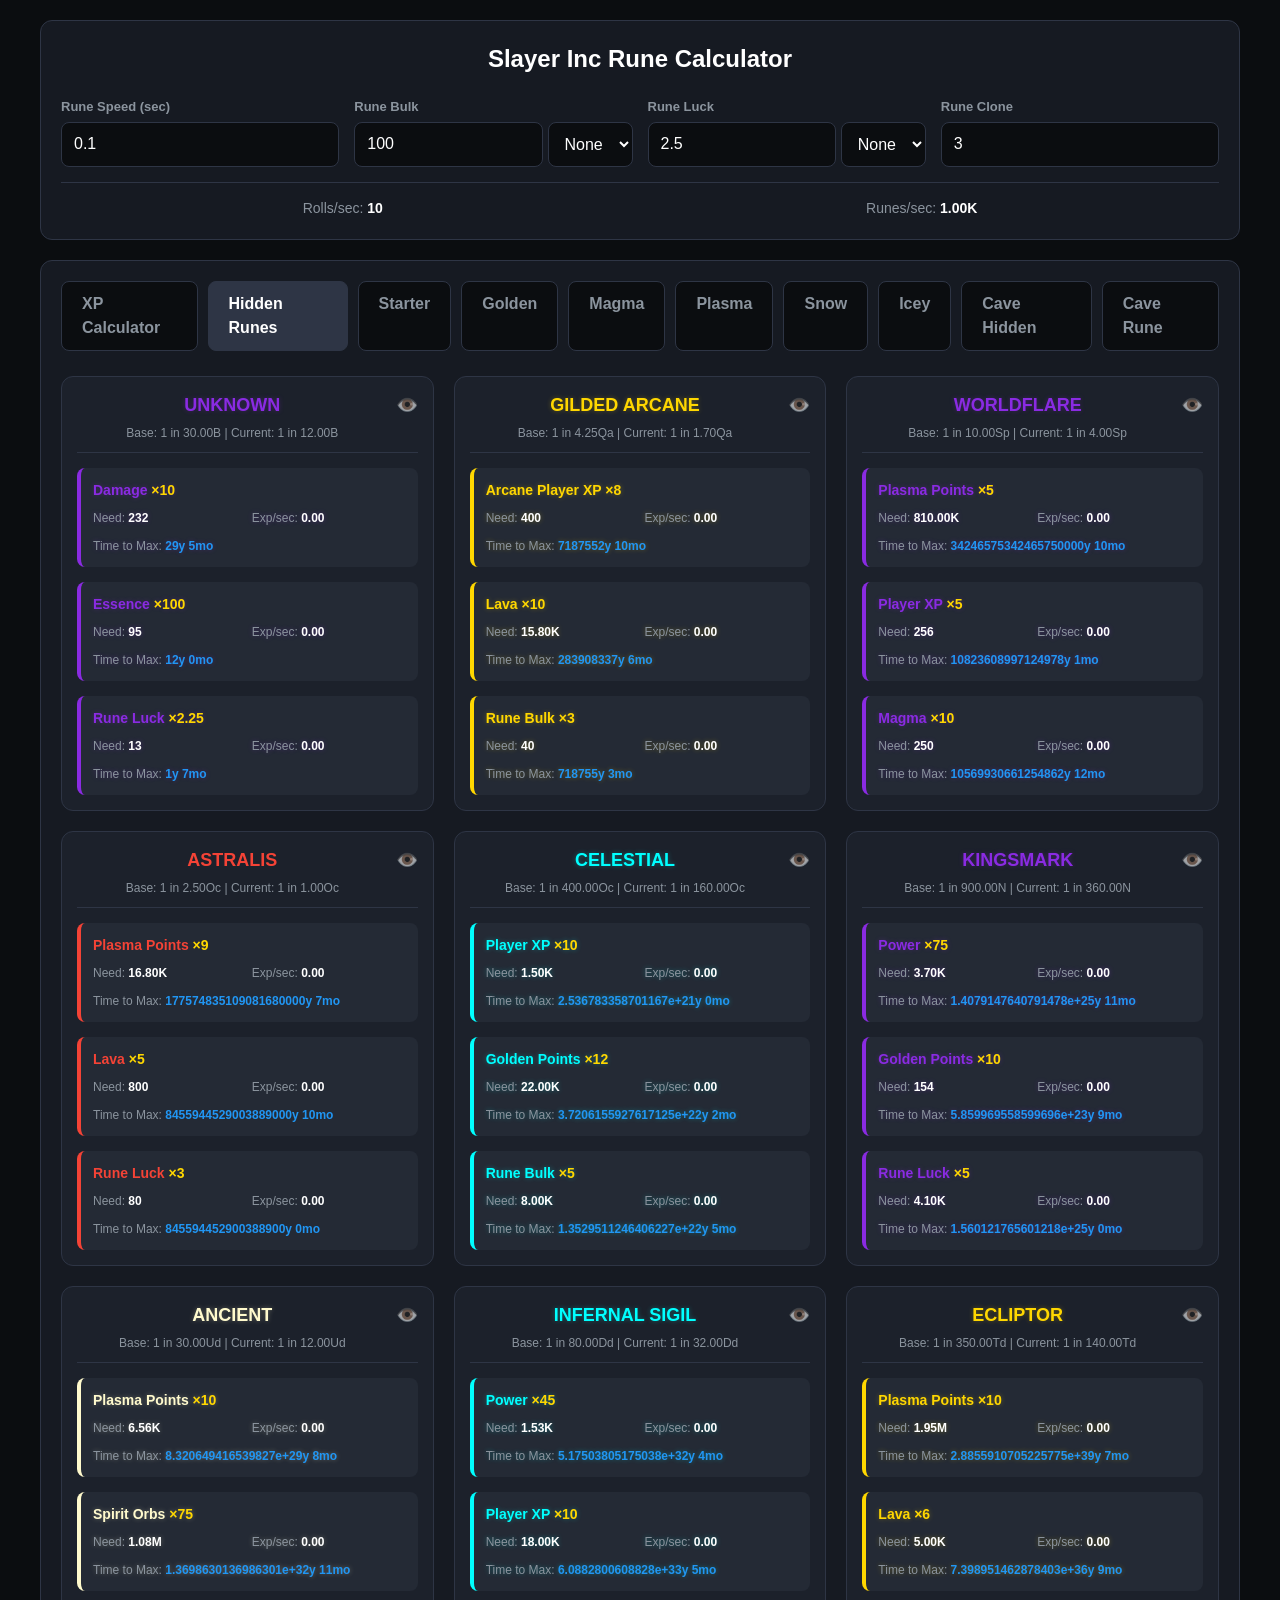
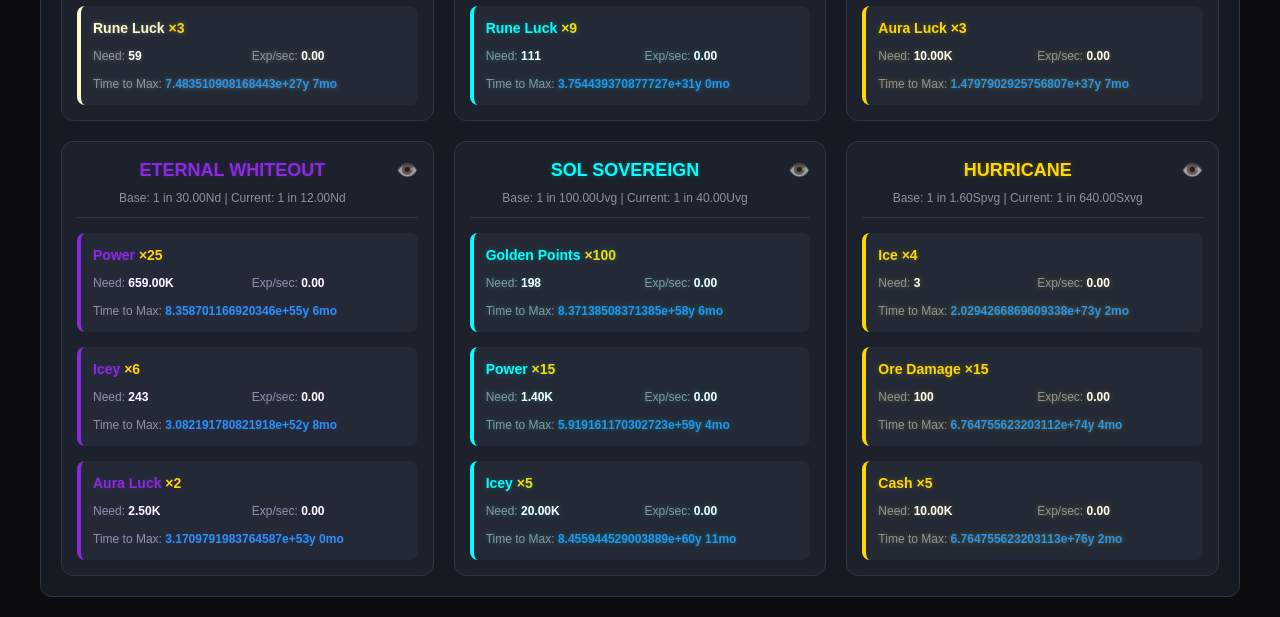
<file: index.html>
<!DOCTYPE html>
<html lang="de">
<head>
<meta charset="UTF-8">
<meta name="viewport" content="width=device-width, initial-scale=1.0">
<title>Slayer Inc Rune Calculator</title>
<style>
    :root {
        --bg-main: #0b0d10;
        --bg-panel: #161a22;
        --bg-card: #1c212b;
        --bg-box: #242a35;
        --border: #2e3545;
        --text-main: #e0e6ed;
        --text-muted: #8b949e;

        --c-common: #a0a0a0;
        --c-uncommon: #4caf50;
        --c-rare: #2196f3;
        --c-epic: #9c27b0;
        --c-legendary: #ff9800;
        --c-mythical: #f44336;
        --c-secret: #ffd700;
        --c-unknown: #8a2be2;
        --c-celestial: #00ffff;
        --c-ancient: #fffacd;
    }

    * { box-sizing: border-box; margin: 0; padding: 0; }

    body {
        font-family: 'Segoe UI', Tahoma, Geneva, Verdana, sans-serif;
        background-color: var(--bg-main);
        color: var(--text-main);
        line-height: 1.5;
        padding: 20px;
    }

    .container { max-width: 1200px; margin: 0 auto; display: flex; flex-direction: column; gap: 20px; }

    .panel {
        background: var(--bg-panel);
        border: 1px solid var(--border);
        border-radius: 12px;
        padding: 20px;
    }

    h1 { text-align: center; margin-bottom: 20px; font-size: 24px; color: #fff; }

    .input-grid {
        display: grid;
        grid-template-columns: repeat(auto-fit, minmax(220px, 1fr));
        gap: 15px;
    }

    .input-group { display: flex; flex-direction: column; gap: 5px; }
    .input-group label { font-size: 13px; color: var(--text-muted); font-weight: bold; }

    .input-row {
        display: flex;
        gap: 5px;
    }

    input, select {
        background: var(--bg-main);
        border: 1px solid var(--border);
        color: #fff;
        padding: 12px;
        border-radius: 8px;
        font-size: 16px;
        outline: none;
        transition: border-color 0.2s;
    }
    input:focus, select:focus { border-color: var(--c-rare); }
    input { flex: 1; min-width: 0; }
    select { cursor: pointer; }

    .error-box {
        background: #2a1414;
        border: 1px solid var(--c-mythical);
        color: #ff8888;
        padding: 15px;
        border-radius: 8px;
        font-weight: bold;
        text-align: center;
        margin-top: 15px;
        display: none;
    }

    .global-stats {
        margin-top: 15px;
        padding-top: 15px;
        border-top: 1px solid var(--border);
        display: flex;
        justify-content: space-around;
        font-size: 14px;
        color: var(--text-muted);
    }
    .global-stats span { color: #fff; font-weight: bold; }

    .tabs {
        display: flex;
        gap: 10px;
        overflow-x: auto;
        padding-bottom: 5px;
    }

    .tab-btn {
        background: var(--bg-main);
        border: 1px solid var(--border);
        color: var(--text-muted);
        padding: 10px 20px;
        border-radius: 8px;
        cursor: pointer;
        font-weight: bold;
        transition: 0.2s;
    }
    .tab-btn.active { background: var(--border); color: #fff; }

    .cards-grid {
        display: grid;
        grid-template-columns: repeat(auto-fit, minmax(320px, 1fr));
        gap: 20px;
        margin-top: 20px;
    }

    .card {
        background: var(--bg-card);
        border: 1px solid var(--border);
        border-radius: 12px;
        padding: 15px;
        display: flex;
        flex-direction: column;
        gap: 15px;
        position: relative;
    }

    .card-header { text-align: center; padding-bottom: 10px; border-bottom: 1px solid var(--border); padding-right: 30px; }
    .card-title { font-size: 18px; font-weight: bold; text-transform: uppercase; margin-bottom: 5px; }
    .card-chance { font-size: 12px; color: var(--text-muted); }

    .visibility-toggle {
        position: absolute;
        top: 15px;
        right: 15px;
        cursor: pointer;
        font-size: 18px;
        user-select: none;
        opacity: 0.6;
        transition: opacity 0.2s;
    }
    .visibility-toggle:hover { opacity: 1; }

    .card.hidden-rune {
        gap: 0;
        padding-bottom: 10px;
    }
    .card.hidden-rune .card-header {
        border-bottom: none;
        padding-bottom: 0;
    }
    .card.hidden-rune .card-chance,
    .card.hidden-rune .stat-box {
        display: none !important;
    }

    .stat-box {
        background: var(--bg-box);
        border-radius: 8px;
        padding: 12px;
        border-left: 4px solid var(--border);
    }
    .stat-head { display: flex; justify-content: space-between; font-weight: bold; margin-bottom: 8px; font-size: 14px; }
    .stat-val { color: var(--c-secret); }

    .stat-details {
        display: grid;
        grid-template-columns: 1fr 1fr;
        gap: 5px;
        font-size: 12px;
        color: var(--text-muted);
    }
    .stat-details span { color: #fff; font-weight: bold; }
    .time-highlight { color: var(--c-rare) !important; }

    /* Rarity Classes & Left Border Colors */
    .common { color: var(--c-common); border-left-color: var(--c-common); }
    .uncommon { color: var(--c-uncommon); border-left-color: var(--c-uncommon); }
    .rare { color: var(--c-rare); border-left-color: var(--c-rare); }
    .epic { color: var(--c-epic); border-left-color: var(--c-epic); }
    .legendary { color: var(--c-legendary); border-left-color: var(--c-legendary); }
    .mythical { color: var(--c-mythical); border-left-color: var(--c-mythical); }
    .secret { color: var(--c-secret); border-left-color: var(--c-secret); text-shadow: 0 0 5px rgba(255,215,0,0.3); }
    .unknown { color: var(--c-unknown); border-left-color: var(--c-unknown); text-shadow: 0 0 5px rgba(138,43,226,0.3); }
    .celestial { color: var(--c-celestial); border-left-color: var(--c-celestial); text-shadow: 0 0 5px rgba(0,255,255,0.3); }
    .ancient { color: var(--c-ancient); border-left-color: var(--c-ancient); text-shadow: 0 0 5px rgba(255,250,205,0.3); }
</style>
</head>
<body>

<div class="container">
    <div class="panel">
        <h1 id="main-title">Slayer Inc Rune Calculator</h1>

        <div class="input-grid" id="rune-controls">
            <div class="input-group">
                <label id="lbl-speed">Rune Speed (sec)</label>
                <input type="number" id="speed" value="0.1" step="0.01">
            </div>
            <div class="input-group">
                <label id="lbl-bulk">Rune Bulk</label>
                <div class="input-row">
                    <input type="number" id="bulk-num" value="100">
                    <select id="bulk-suf"></select>
                </div>
            </div>
            <div class="input-group">
                <label id="lbl-luck">Rune Luck</label>
                <div class="input-row">
                    <input type="number" id="luck-num" value="2.5" step="0.1">
                    <select id="luck-suf"></select>
                </div>
            </div>
            <div class="input-group">
                <label id="lbl-clone">Rune Clone</label>
                <input type="number" id="clone" value="3">
            </div>
        </div>

        <div class="input-grid" id="xp-controls" style="display: none;">
            <div class="input-group">
                <label>Current Level (S)</label>
                <input type="number" id="xp-start" value="1" min="1">
            </div>
            <div class="input-group">
                <label>Target Level (E)</label>
                <input type="number" id="xp-end" value="10" min="2">
            </div>
            <div class="input-group">
                <label>Required XP</label>
                <input type="text" id="xp-result" readonly style="color: var(--c-secret); font-weight: bold; background: var(--bg-box); cursor: default;">
            </div>
        </div>

        <div id="error-box" class="error-box">⚠️ SYSTEM ERROR: Rune Speed must be between 0.08s and 1.00s!</div>

        <div class="global-stats" id="global-stats-bar">
            <div>Rolls/sec: <span id="out-rolls">0</span></div>
            <div id="lbl-out-runs-container">Runes/sec: <span id="out-runs">0</span></div>
        </div>
    </div>

    <div class="panel">
        <div class="tabs" id="tabs-container"></div>
        <div class="cards-grid" id="cards-container"></div>
        <div id="xp-message" style="display:none; text-align:center; padding: 40px; color: var(--text-muted); font-size: 16px; font-weight: bold;">
            Match your levels in the box above to see the exact XP required.
        </div>
    </div>
</div>

<script>
const SUFFIXES = [
    {v: 1e120, s: 'Notg'}, {v: 1e117, s: 'Octg'}, {v: 1e114, s: 'Sptg'}, {v: 1e111, s: 'Sxtg'},
    {v: 1e108, s: 'Qitg'}, {v: 1e105, s: 'Qatg'}, {v: 1e102,  s: 'Tt'},   {v: 1e99,  s: 'Dtg'},
    {v: 1e96,  s: 'Utg'},  {v: 1e93,  s: 'Tr'},   {v: 1e90,  s: 'Novg'}, {v: 1e87,  s: 'Ocvg'},
    {v: 1e84,  s: 'Spvg'}, {v: 1e81,  s: 'Sxvg'}, {v: 1e78,  s: 'Qivg'}, {v: 1e75,  s: 'Qavg'},
    {v: 1e72,  s: 'Tvg'},  {v: 1e69,  s: 'Dvg'},  {v: 1e66,  s: 'Uvg'},  {v: 1e63,  s: 'Vg'}, 
    {v: 1e60,  s: 'Nd'},   {v: 1e57,  s: 'Ocd'},  {v: 1e54,  s: 'Spd'},  {v: 1e51,  s: 'Sxd'},  
    {v: 1e48,  s: 'Qui'},  {v: 1e45,  s: 'Qua'},  {v: 1e42,  s: 'Td'},   {v: 1e39,  s: 'Dd'},   
    {v: 1e36,  s: 'Ud'},   {v: 1e33,  s: 'Dc'},   {v: 1e30,  s: 'N'},    {v: 1e27,  s: 'Oc'},   
    {v: 1e24,  s: 'Sp'},   {v: 1e21,  s: 'Sx'},   {v: 1e18,  s: 'Qi'},   {v: 1e15,  s: 'Qa'},   
    {v: 1e12,  s: 'T'},    {v: 1e9,   s: 'B'},    {v: 1e6,   s: 'M'},    {v: 1e3,   s: 'K'},    
    {v: 1,     s: 'None'}
];

function parseStringValue(str) {
    if(!str) return 0;
    str = String(str).toLowerCase().replace(/,/g, '').trim();
    const match = str.match(/^([0-9.]+)([a-z]*)$/);
    if (!match) return parseFloat(str) || 0;
    let val = parseFloat(match[1]);
    let suf = match[2];
    if (suf) {
        if(suf === 'de') suf = 'dc';
        const found = SUFFIXES.find(x => x.s.toLowerCase() === suf);
        if (found) val *= found.v;
    }
    return val;
}

function formatNum(num) {
    if (!isFinite(num) || isNaN(num) || num <= 0) return "0";
    if (num < 1000) return Number.isInteger(num) ? num.toString() : num.toFixed(2);
    for (let i = 0; i < SUFFIXES.length; i++) {
        if (SUFFIXES[i].s !== 'None' && num >= SUFFIXES[i].v) {
            return (num / SUFFIXES[i].v).toFixed(2) + SUFFIXES[i].s;
        }
    }
    return num.toFixed(2);
}

function formatTime(sec) {
    if (!isFinite(sec) || isNaN(sec) || sec <= 0) return "N/A";
    if (sec < 60) return sec.toFixed(1) + "s";
    if (sec < 3600) return Math.floor(sec/60) + "m " + Math.floor(sec%60) + "s";
    if (sec < 86400) return Math.floor(sec/3600) + "h " + Math.floor((sec%3600)/60) + "m";
    if (sec < 2592000) return Math.floor(sec/86400) + "d " + Math.floor((sec%86400)/3600) + "h";
    if (sec < 31536000) return Math.floor(sec/2592000) + "mo " + Math.floor((sec%2592000)/86400) + "d";
    return Math.floor(sec/31536000) + "y " + Math.floor((sec%31536000)/2592000) + "mo";
}

const DATA = {
    "Hidden Runes": [
        { r: "Unknown", c: "30B", t: "unknown", s: [{n: "Damage", v: "×10", nd: "232"}, {n: "Essence", v: "×100", nd: "95"}, {n: "Rune Luck", v: "×2.25", nd: "13"}] },
        { r: "Gilded Arcane", c: "4.25Qa", t: "secret", s: [{n: "Arcane Player XP", v: "×8", nd: "400"}, {n: "Lava", v: "×10", nd: "15.8K"}, {n: "Rune Bulk", v: "×3", nd: "40"}] },
        { r: "Worldflare", c: "10Sp", t: "unknown", s: [{n: "Plasma Points", v: "×5", nd: "810K"}, {n: "Player XP", v: "×5", nd: "256"}, {n: "Magma", v: "×10", nd: "250"}] },
        { r: "Astralis", c: "2.5Oc", t: "mythical", s: [{n: "Plasma Points", v: "×9", nd: "16.8K"}, {n: "Lava", v: "×5", nd: "800"}, {n: "Rune Luck", v: "×3", nd: "80"}] },
        { r: "Celestial", c: "400Oc", t: "celestial", s: [{n: "Player XP", v: "×10", nd: "1.5K"}, {n: "Golden Points", v: "×12", nd: "22K"}, {n: "Rune Bulk", v: "×5", nd: "8K"}] },
        { r: "Kingsmark", c: "900N", t: "unknown", s: [{n: "Power", v: "×75", nd: "3.7K"}, {n: "Golden Points", v: "×10", nd: "154"}, {n: "Rune Luck", v: "×5", nd: "4.1K"}] },
        { r: "Ancient", c: "30Ud", t: "ancient", s: [{n: "Plasma Points", v: "×10", nd: "6.56K"}, {n: "Spirit Orbs", v: "×75", nd: "1.08M"}, {n: "Rune Luck", v: "×3", nd: "59"}] },
        { r: "Infernal Sigil", c: "80Dd", t: "celestial", s: [{n: "Power", v: "×45", nd: "1.53K"}, {n: "Player XP", v: "×10", nd: "18K"}, {n: "Rune Luck", v: "×9", nd: "111"}] },
        { r: "Ecliptor", c: "350Td", t: "secret", s: [{n: "Plasma Points", v: "×10", nd: "1.95M"}, {n: "Lava", v: "×6", nd: "5K"}, {n: "Aura Luck", v: "×3", nd: "10K"}] },
        { r: "Eternal Whiteout", c: "30Nd", t: "unknown", s: [{n: "Power", v: "×25", nd: "659K"}, {n: "Icey", v: "×6", nd: "243"}, {n: "Aura Luck", v: "×2", nd: "2.5K"}] },
        { r: "Sol Sovereign", c: "100Uvg", t: "celestial", s: [{n: "Golden Points", v: "×100", nd: "198"}, {n: "Power", v: "×15", nd: "1.4K"}, {n: "Icey", v: "×5", nd: "20K"}] },
        { r: "Hurricane", c: "1.6SpVg", t: "secret", s: [{n: "Ice", v: "×4", nd: "3"}, {n: "Ore Damage", v: "×15", nd: "100"}, {n: "Cash", v: "×5", nd: "10K"}] }
    ],
    Starter: [
        { r: "Common", c: "1.00", t: "common", s: [{n: "Power", v: "+5", nd: "363"}] },
        { r: "Uncommon", c: "6.06", t: "uncommon", s: [{n: "Power", v: "+25", nd: "313"}, {n: "Player XP", v: "+5", nd: "143"}] },
        { r: "Rare", c: "100.20", t: "rare", s: [{n: "Essence", v: "+125", nd: "625"}] },
        { r: "Epic", c: "1.252K", t: "epic", s: [{n: "Power", v: "+300", nd: "250"}, {n: "Golden Points", v: "+1.25", nd: "25"}] },
        { r: "Legendary", c: "60.11K", t: "legendary", s: [{n: "Power", v: "+1.25K", nd: "83"}, {n: "Player XP", v: "+15", nd: "45"}, {n: "Rune Bulk", v: "×1.5", nd: "5"}] },
        { r: "Mythical", c: "606.1K", t: "mythical", s: [{n: "Power", v: "+100K", nd: "10K"}, {n: "Golden Points", v: "×4", nd: "60"}, {n: "Rune Luck", v: "×2.25", nd: "9"}] },
        { r: "Secret", c: "2.594M", t: "secret", s: [{n: "Power", v: "×10", nd: "34"}, {n: "Rune Clone", v: "×2", nd: "1"}] },
        { r: "Unknown", c: "10.01B", t: "unknown", s: [{n: "Damage", v: "×10", nd: "232"}, {n: "Essence", v: "×100", nd: "95"}, {n: "Rune Luck", v: "×2.25", nd: "13"}] },
        { r: "Celestial", c: "400.7Oc", t: "celestial", s: [{n: "Player XP", v: "×10", nd: "1.5K"}, {n: "Golden Points", v: "×12", nd: "22K"}, {n: "Rune Bulk", v: "×5", nd: "8K"}] },
        { r: "Ancient", c: "40.07Ud", t: "ancient", s: [{n: "Plasma Points", v: "×10", nd: "6.56K"}, {n: "Spirit Orbs", v: "×75", nd: "1.08M"}, {n: "Rune Luck", v: "×3", nd: "59"}] }
    ],
    Golden: [
        { r: "Shiny", c: "1.00", t: "uncommon", s: [{n: "Golden Points", v: "+8", nd: "5.72K"}, {n: "Player XP", v: "+10", nd: "57.7K"}] },
        { r: "Regal", c: "100K", t: "rare", s: [{n: "Golden Points", v: "+25", nd: "186"}] },
        { r: "Auric", c: "2M", t: "epic", s: [{n: "Damage", v: "+25", nd: "12.9K"}, {n: "Essence", v: "+20", nd: "46.5"}, {n: "Rune Luck", v: "×2.5", nd: "15"}] },
        { r: "Imperial", c: "25M", t: "legendary", s: [{n: "Golden Points", v: "+125", nd: "125"}, {n: "Player XP", v: "×2", nd: "20"}, {n: "Essence", v: "×25", nd: "800"}] },
        { r: "Treasury", c: "125M", t: "mythical", s: [{n: "Power", v: "×8", nd: "39"}, {n: "Rune Luck", v: "×4", nd: "29"}, {n: "Gold Chance", v: "+5", nd: "5"}] },
        { r: "Gilded", c: "2.75Qa", t: "secret", s: [{n: "Arcane Player XP", v: "×8", nd: "400"}, {n: "Lava", v: "×10", nd: "15.8K"}, {n: "Rune Bulk", v: "×3", nd: "40"}] },
        { r: "Kingsmark", c: "900N", t: "unknown", s: [{n: "Power", v: "×75", nd: "3.7K"}, {n: "Golden Points", v: "×10", nd: "154"}, {n: "Rune Luck", v: "×5", nd: "4.1K"}] },
        { r: "Sol Sovereign", c: "200Uvg", t: "celestial", s: [{n: "Golden Points", v: "×100", nd: "198"}, {n: "Power", v: "×15", nd: "1.4K"}, {n: "Icey", v: "×5", nd: "20K"}] }
    ],
    Magma: [
        { r: "Charred", c: "1.00", t: "uncommon", s: [{n: "Magma", v: "+5", nd: "250K"}] },
        { r: "Ignis", c: "499.9M", t: "rare", s: [{n: "Magma", v: "×15", nd: "5.4M"}, {n: "Damage", v: "+10", nd: "10K"}] },
        { r: "Cinder", c: "24.49B", t: "epic", s: [{n: "Power", v: "+3", nd: "240"}, {n: "Golden Points", v: "+3", nd: "45"}, {n: "Rune Luck", v: "×1.5", nd: "17"}] },
        { r: "Pyric", c: "2.749T", t: "legendary", s: [{n: "Essence", v: "+45", nd: "563"}, {n: "Magma", v: "+25", nd: "100K"}, {n: "Rune Bulk", v: "×8", nd: "175"}] },
        { r: "Searing", c: "97.49T", t: "mythical", s: [{n: "Magma", v: "×25", nd: "448B"}, {n: "Golden Points", v: "+12", nd: "60"}, {n: "Rune Luck", v: "×3", nd: "80"}] },
        { r: "Volcanic", c: "49.9Qa", t: "secret", s: [{n: "Power", v: "×15", nd: "16.4K"}, {n: "Lava", v: "×5", nd: "537"}, {n: "Magma", v: "×25", nd: "322"}] },
        { r: "Worldflare", c: "9.999Sp", t: "unknown", s: [{n: "Plasma Points", v: "×5", nd: "810K"}, {n: "Player XP", v: "×5", nd: "256"}, {n: "Magma", v: "×10", nd: "250"}] },
        { r: "Infernal Sigil", c: "124.9Dd", t: "celestial", s: [{n: "Power", v: "×45", nd: "1.53K"}, {n: "Player XP", v: "×10", nd: "18K"}, {n: "Rune Luck", v: "×9", nd: "111"}] }
    ],
    Plasma: [
        { r: "Plasmatic", c: "1.00", t: "uncommon", s: [{n: "Plasma Points", v: "+5", nd: "5B"}, {n: "Power", v: "+15", nd: "576B"}] },
        { r: "Arclight", c: "999.9Qa", t: "rare", s: [{n: "Plasma Points", v: "+25", nd: "32.2K"}, {n: "Player XP", v: "×4", nd: "300"}, {n: "Rune Bulk", v: "×4", nd: "1M"}] },
        { r: "Voltaris", c: "12.49Qi", t: "epic", s: [{n: "Lava", v: "×3", nd: "62.5K"}, {n: "Magma", v: "×25", nd: "2.4K"}, {n: "Rune Luck", v: "×5", nd: "1K"}] },
        { r: "Aetherion", c: "4.599Sx", t: "legendary", s: [{n: "Power", v: "×12", nd: "2.49K"}, {n: "Plasma Points", v: "×5", nd: "20K"}, {n: "Rune Luck", v: "×7", nd: "60"}] },
        { r: "Astralis", c: "2.499Oc", t: "mythical", s: [{n: "Plasma Points", v: "×9", nd: "16.8K"}, {n: "Lava", v: "×5", nd: "800"}, {n: "Rune Luck", v: "×3", nd: "80"}] },
        { r: "Ecliptor", c: "499.9Td", t: "secret", s: [{n: "Plasma Points", v: "×10", nd: "1.95M"}, {n: "Lava", v: "×6", nd: "5K"}, {n: "Aura Luck", v: "×3", nd: "10K"}] }
    ],
    Snow: [
        { r: "Snowfall", c: "1.00", t: "uncommon", s: [{n: "Snowflakes", v: "×10", nd: "4.5K"}, {n: "Snowflakes", v: "×15", nd: "233M"}, {n: "Player XP", v: "×10", nd: "3.8T"}] },
        { r: "Frostbite", c: "99.99N", t: "rare", s: [{n: "Power", v: "×40", nd: "36.9K"}, {n: "Player XP", v: "×10", nd: "430M"}, {n: "Snowflakes", v: "×7", nd: "800"}] },
        { r: "Icebound", c: "1.999Dd", t: "epic", s: [{n: "Player XP", v: "×2", nd: "2"}, {n: "Snowflakes", v: "×5", nd: "1.6K"}, {n: "Plasma Points", v: "×9", nd: "1.68M"}] },
        { r: "Glacial", c: "49.99Td", t: "legendary", s: [{n: "Power", v: "×50", nd: "3.91M"}, {n: "Magma", v: "×45", nd: "169B"}, {n: "Rune Luck", v: "×3", nd: "34"}] },
        { r: "Winters Wrath", c: "999.9Qui", t: "mythical", s: [{n: "Power", v: "×25", nd: "16.8M"}, {n: "Snowflakes", v: "×5", nd: "800"}, {n: "Rune Bulk", v: "×5", nd: "10K"}] },
        { r: "Absolute Zero", c: "12.49Spd", t: "secret", s: [{n: "Player XP", v: "×50", nd: "1.56B"}, {n: "Power", v: "×25", nd: "16.83K"}, {n: "Icey", v: "×15", nd: "1.4K"}] },
        { r: "Eternal Whiteout", c: "29.99Nd", t: "unknown", s: [{n: "Power", v: "×25", nd: "659K"}, {n: "Icey", v: "×6", nd: "243"}, {n: "Aura Luck", v: "×2", nd: "2.5K"}] }
    ],
    Icey: [
        { r: "Frost", c: "1.00", t: "uncommon", s: [{n: "Power", v: "×10", nd: "1.953Dc"}, {n: "Ice", v: "×4", nd: "3Qa"}, {n: "Player XP", v: "×10", nd: "12.16Qi"}] },
        { r: "Glacier", c: "3.99Qua", t: "rare", s: [{n: "Golden Points", v: "×100", nd: "1.485M"}, {n: "Icey", v: "×5", nd: "50.625K"}, {n: "Player XP", v: "×10", nd: "9"}] },
        { r: "Cryo", c: "84.99Ocd", t: "epic", s: [{n: "Power", v: "×35", nd: "24.6M"}, {n: "Icey", v: "×5", nd: "4.096K"}, {n: "Aura Luck", v: "×2", nd: "50K"}] },
        { r: "Shiver", c: "499.9Vg", t: "legendary", s: [{n: "Player XP", v: "×10", nd: "262K"}, {n: "Ice", v: "×6", nd: "1K"}, {n: "Rune Luck", v: "×7", nd: "40"}] },
        { r: "Blizzard", c: "2.249Qavg", t: "mythical", s: [{n: "Power", v: "×25", nd: "3.55B"}, {n: "Ice", v: "×5", nd: "625"}, {n: "Snowflakes", v: "×5", nd: "8K"}] },
        { r: "Hurricane", c: "1.599SpVg", t: "secret", s: [{n: "Ice", v: "×4", nd: "3"}, {n: "Ore Damage", v: "×15", nd: "100"}, {n: "Cash", v: "×5", nd: "10K"}] }
    ],
    "Cave Hidden": [
        { r: "Bedrock", c: "30B", t: "mythical", s: [{n: "Cash", v: "×30", nd: "646"}, {n: "Shards", v: "×100", nd: "99"}, {n: "Aura Luck", v: "×3", nd: "4"}] }
    ],
    "Cave Rune": [
        { r: "Dirt", c: "1.01", t: "common", s: [{n: "Cash", v: "×7", nd: "240"}, {n: "Player XP", v: "×25", nd: "1200"}, {n: "Ore Damage", v: "×3", nd: "10K"}] },
        { r: "Shallow", c: "100", t: "uncommon", s: [{n: "Cash", v: "×7", nd: "46.66K"}, {n: "Player XP", v: "×12", nd: "207"}, {n: "Rune Bulk", v: "×5", nd: "400"}] },
        { r: "Cavern", c: "750", t: "rare", s: [{n: "Cash", v: "×10", nd: "512"}, {n: "Ore Damage", v: "×25", nd: "4800"}, {n: "Rune Luck", v: "×2", nd: "2"}] },
        { r: "Grotto", c: "15K", t: "epic", s: [{n: "Player XP", v: "×7", nd: "2"}, {n: "Ice", v: "×45", nd: "1271"}, {n: "Cash", v: "×15", nd: "182"}] },
        { r: "Crystal Cave", c: "1M", t: "legendary", s: [{n: "Shards", v: "×25", nd: "240"}, {n: "Rune Bulk", v: "×7", nd: "11"}, {n: "Power", v: "×1K", nd: "694"}] },
        { r: "Deep Hollow", c: "17.5M", t: "mythical", s: [{n: "Cash", v: "×25", nd: "1200"}, {n: "Ore Damage", v: "×100", nd: "1100"}, {n: "Rune Clone", v: "×2", nd: "1"}] },
        { r: "Dripstone", c: "200M", t: "legendary", s: [{n: "Cash", v: "×25", nd: "120"}, {n: "Shards", v: "×15", nd: "16.38K"}, {n: "Rune Luck", v: "×4", nd: "6"}] },
        { r: "Bedrock", c: "30B", t: "mythical", s: [{n: "Cash", v: "×30", nd: "646"}, {n: "Shards", v: "×100", nd: "99"}, {n: "Aura Luck", v: "×3", nd: "4"}] }
    ]
};

let currentTab = "Hidden Runes";
let hiddenRunes = JSON.parse(localStorage.getItem('slayer_v3_hidden_runes')) || {};

function initDropdowns() {
    const bSuf = document.getElementById("bulk-suf");
    const lSuf = document.getElementById("luck-suf");
    const reversedSuffixes = [...SUFFIXES].reverse();

    bSuf.innerHTML = "";
    lSuf.innerHTML = "";

    reversedSuffixes.forEach(x => {
        const op1 = document.createElement("option");
        op1.value = x.s; op1.innerText = x.s;
        bSuf.appendChild(op1);

        const op2 = document.createElement("option");
        op2.value = x.s; op2.innerText = x.s;
        lSuf.appendChild(op2);
    });

    bSuf.value = "None";
    lSuf.value = "None";
}

function renderTabs() {
    const tabs = ["XP Calculator"].concat(Object.keys(DATA));
    const cont = document.getElementById("tabs-container");
    cont.innerHTML = tabs.map(tab => 
        `<div class="tab-btn ${tab===currentTab?'active':''}" onclick="setTab('${tab}')">${tab}</div>`
    ).join("");
}

// Hilfsfunktion um zu prüfen, ob der Tab das Cave-System verwendet
function isCaveSystem(tab) {
    return tab === "Cave Rune" || tab === "Cave Hidden";
}

function updateLabels() {
    const prefix = isCaveSystem(currentTab) ? "Cave" : "Rune";
    document.getElementById("lbl-speed").innerText = `${prefix} Speed (sec)`;
    document.getElementById("lbl-bulk").innerText = `${prefix} Bulk`;
    document.getElementById("lbl-luck").innerText = `${prefix} Luck`;
    document.getElementById("lbl-clone").innerText = `${prefix} Clone`;
    document.getElementById("lbl-out-runs-container").innerHTML = `${prefix}s/sec: <span id="out-runs">0</span>`;
}

function loadTabInputs() {
    const systemKey = isCaveSystem(currentTab) ? "cave" : "normal";

    const defaults = {
        speed: "0.1",
        "bulk-num": isCaveSystem(currentTab) ? "1" : "100",
        "bulk-suf": "None",
        "luck-num": isCaveSystem(currentTab) ? "1" : "2.5",
        "luck-suf": "None",
        clone: isCaveSystem(currentTab) ? "1" : "3"
    };

    ['speed', 'bulk-num', 'bulk-suf', 'luck-num', 'luck-suf', 'clone'].forEach(id => {
        const el = document.getElementById(id);
        const storedVal = localStorage.getItem(`slayer_v3_${systemKey}_${id}`);
        el.value = storedVal !== null ? storedVal : defaults[id];
    });
}

function saveTabInputs() {
    if (currentTab === "XP Calculator") return;
    const systemKey = isCaveSystem(currentTab) ? "cave" : "normal";
    ['speed', 'bulk-num', 'bulk-suf', 'luck-num', 'luck-suf', 'clone'].forEach(id => {
        const el = document.getElementById(id);
        localStorage.setItem(`slayer_v3_${systemKey}_${id}`, el.value);
    });
}

function setTab(tab) {
    currentTab = tab;
    renderTabs();

    if (tab === "XP Calculator") {
        document.getElementById("rune-controls").style.display = "none";
        document.getElementById("xp-controls").style.display = "grid";
        document.getElementById("error-box").style.display = "none";
        document.getElementById("global-stats-bar").style.display = "none";
        document.getElementById("cards-container").style.display = "none";
        document.getElementById("xp-message").style.display = "block";
        calculateXP();
    } else {
        document.getElementById("rune-controls").style.display = "grid";
        document.getElementById("xp-controls").style.display = "none";
        document.getElementById("cards-container").style.display = "grid";
        document.getElementById("xp-message").style.display = "none";
        updateLabels();
        loadTabInputs();
        calculate();
    }
}

function toggleRuneVisibility(tab, runeName) {
    if (!hiddenRunes[tab]) hiddenRunes[tab] = {};
    hiddenRunes[tab][runeName] = !hiddenRunes[tab][runeName];
    localStorage.setItem('slayer_v3_hidden_runes', JSON.stringify(hiddenRunes));
    calculate();
}

function getMultiplier(suffixStr) {
    const found = SUFFIXES.find(x => x.s === suffixStr);
    return found ? found.v : 1;
}

function calculateXP() {
    const S = parseFloat(document.getElementById("xp-start").value) || 0;
    const E = parseFloat(document.getElementById("xp-end").value) || 0;

    if (E <= S) {
        document.getElementById("xp-result").value = "0 (E must be > S)";
        return;
    }

    const xp = 500 * (Math.pow(1.2, E) - Math.pow(1.2, S));
    document.getElementById("xp-result").value = formatNum(xp);
}

function calculate() {
    const speed = parseFloat(document.getElementById("speed").value) || 0;
    const clone = parseFloat(document.getElementById("clone").value) || 1;

    const errBox = document.getElementById("error-box");
    const statsBar = document.getElementById("global-stats-bar");
    const cardsCont = document.getElementById("cards-container");

    if (speed < 0.08 || speed > 1.00) {
        errBox.style.display = "block";
        statsBar.style.display = "none";
        cardsCont.innerHTML = `<div style="text-align:center; color:var(--c-mythical); width:100%; grid-column: 1/-1; padding: 40px; font-weight:bold;">CALCULATION HALTED DUE TO SPEED ERROR</div>`;
        return;
    } else {
        errBox.style.display = "none";
        statsBar.style.display = "flex";
    }

    const bulkNum = parseFloat(document.getElementById("bulk-num").value) || 0;
    const bulkMult = getMultiplier(document.getElementById("bulk-suf").value);
    const bulk = bulkNum * bulkMult;

    const luckNum = parseFloat(document.getElementById("luck-num").value) || 0;
    const luckMult = getMultiplier(document.getElementById("luck-suf").value);
    const luck = luckNum * luckMult;

    const rollsPerSec = speed > 0 ? (1 / speed) : 0;
    const runsPerSec = rollsPerSec * bulk;

    document.getElementById("out-rolls").innerText = formatNum(rollsPerSec);
    document.getElementById("out-runs").innerText = formatNum(runsPerSec);

    if (!DATA[currentTab]) return;

    let runeList = DATA[currentTab].map((rune, index) => {
        const isHidden = !!(hiddenRunes[currentTab] && hiddenRunes[currentTab][rune.r]);
        const baseDenom = parseStringValue(rune.c);
        const currentDenom = baseDenom / luck;

        let isNA = (runsPerSec <= 0);
        const displayDenom = Math.max(currentDenom, 1);
        const expectedDropsPerSec = isNA ? 0 : (runsPerSec * (1 / displayDenom) * clone);
        const chanceStr = isNA ? "N/A" : `1 in ${formatNum(displayDenom)}`;
        const expStr = isNA ? "N/A" : formatNum(expectedDropsPerSec);

        return {
            originalData: rune,
            originalIndex: index,
            isHidden: isHidden,
            baseDenom: baseDenom,
            chanceStr: chanceStr,
            expStr: expStr,
            expectedDropsPerSec: expectedDropsPerSec,
            isNA: isNA
        };
    });

    runeList.sort((a, b) => {
        if (a.isHidden !== b.isHidden) {
            return a.isHidden - b.isHidden;
        }
        return a.originalIndex - b.originalIndex;
    });

    let html = "";
    runeList.forEach(item => {
        const rune = item.originalData;
        const eyeIcon = item.isHidden ? "🙈" : "👁️";
        const hiddenClass = item.isHidden ? "hidden-rune" : "";

        html += `
        <div class="card ${hiddenClass}">
            <div class="visibility-toggle" onclick="toggleRuneVisibility('${currentTab}', '${rune.r}')">${eyeIcon}</div>
            <div class="card-header">
                <div class="card-title ${rune.t}">${rune.r}</div>
                <div class="card-chance">Base: 1 in ${formatNum(item.baseDenom)} | Current: ${item.chanceStr}</div>
            </div>`;

        rune.s.forEach(stat => {
            const needVal = parseStringValue(stat.nd);
            const timeSec = (!item.isNA && item.expectedDropsPerSec > 0) ? (needVal / item.expectedDropsPerSec) : Infinity;
            const timeStr = (item.isNA || timeSec === Infinity) ? "N/A" : formatTime(timeSec);

            html += `
            <div class="stat-box ${rune.t}">
                <div class="stat-head">
                    <span>${stat.n} <span class="stat-val">${stat.v}</span></span>
                </div>
                <div class="stat-details">
                    <div>Need: <span>${formatNum(needVal)}</span></div>
                    <div>Exp/sec: <span>${item.expStr}</span></div>
                    <div style="grid-column: span 2; margin-top:5px;">
                        Time to Max: <span class="time-highlight">${timeStr}</span>
                    </div>
                </div>
            </div>`;
        });

        html += `</div>`;
    });

    cardsCont.innerHTML = html;
}

initDropdowns();

const inputIds = ['speed', 'bulk-num', 'bulk-suf', 'luck-num', 'luck-suf', 'clone', 'xp-start', 'xp-end'];
inputIds.forEach(id => {
    const el = document.getElementById(id);
    if (!el) return;

    if (id === 'xp-start' || id === 'xp-end') {
        if(localStorage.getItem('slayer_v3_'+id)) el.value = localStorage.getItem('slayer_v3_'+id);
    }

    const handler = () => {
        if (id === 'xp-start' || id === 'xp-end') {
            localStorage.setItem('slayer_v3_'+id, el.value);
            calculateXP();
        } else {
            saveTabInputs();
            calculate();
        }
    };

    el.addEventListener('input', handler);
    el.addEventListener('change', handler);
});

loadTabInputs();
renderTabs();
calculate();
</script>
</body>
</html>
</file>
